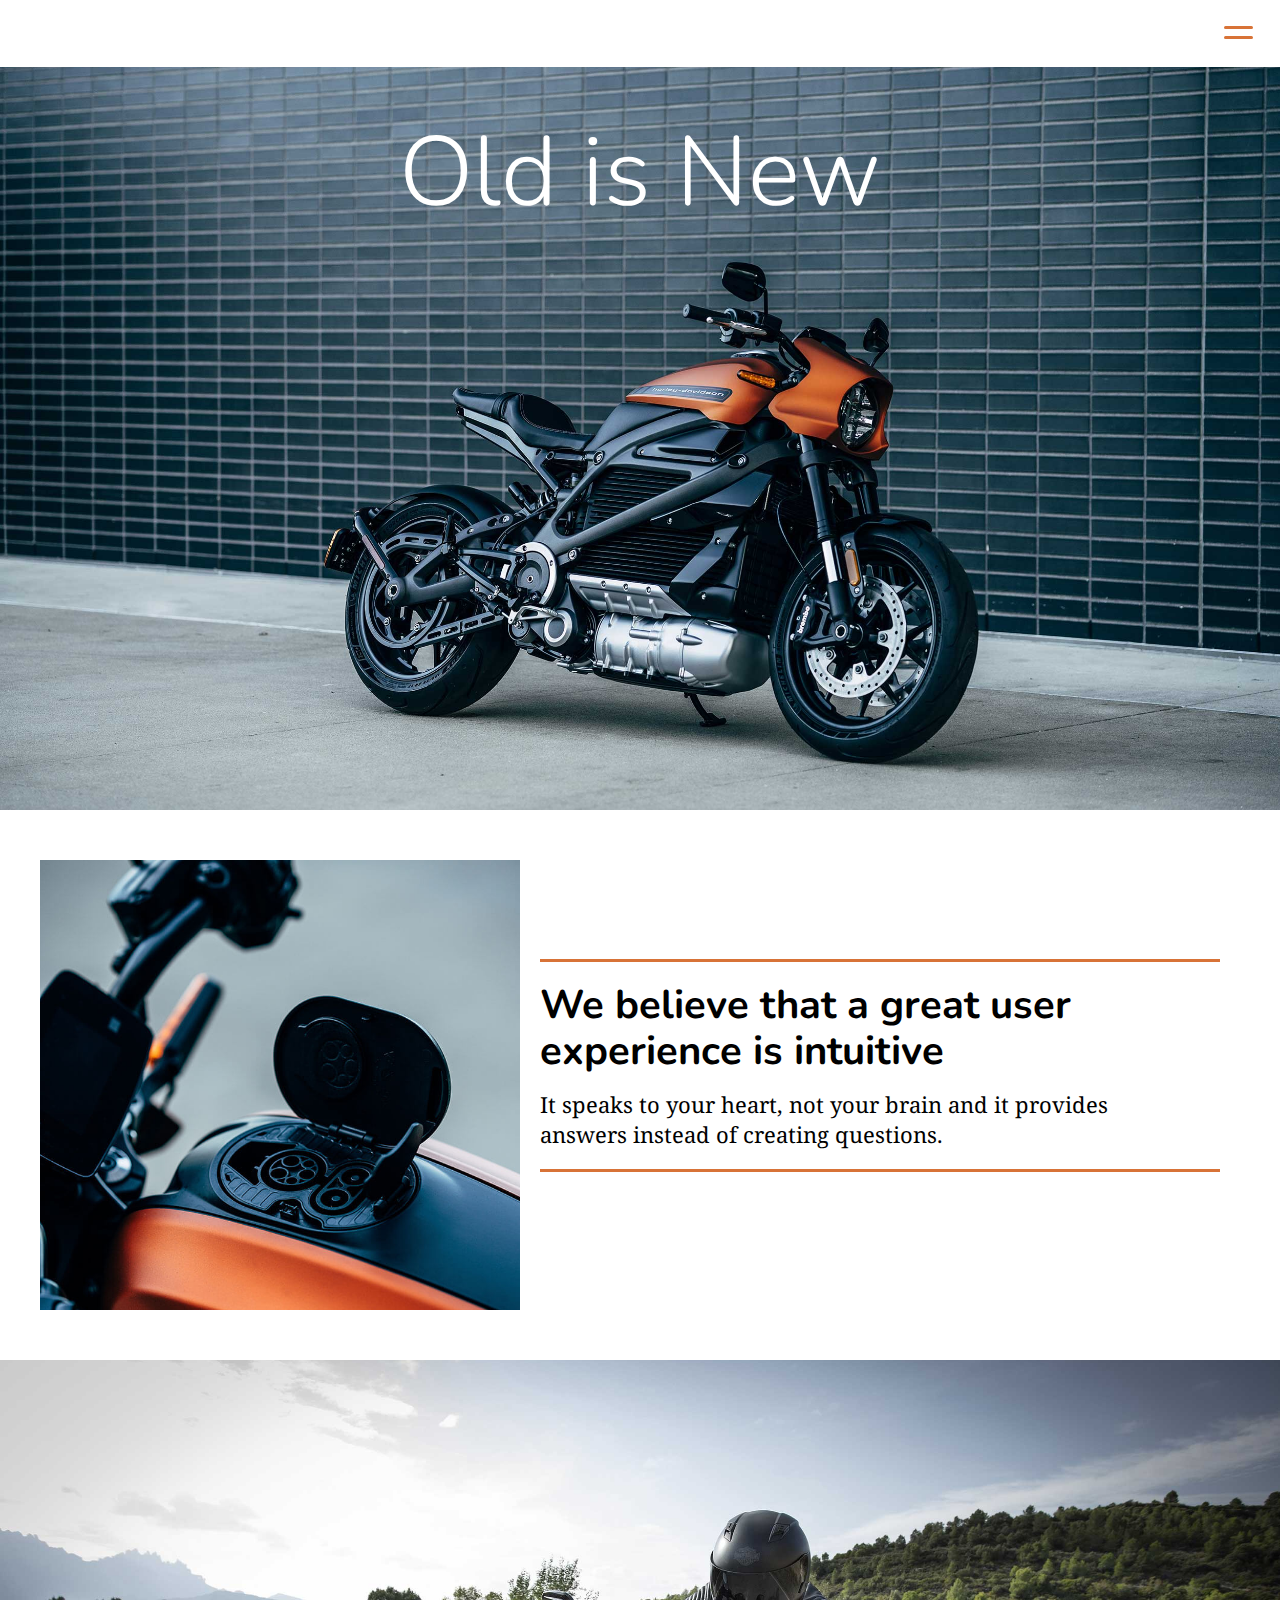
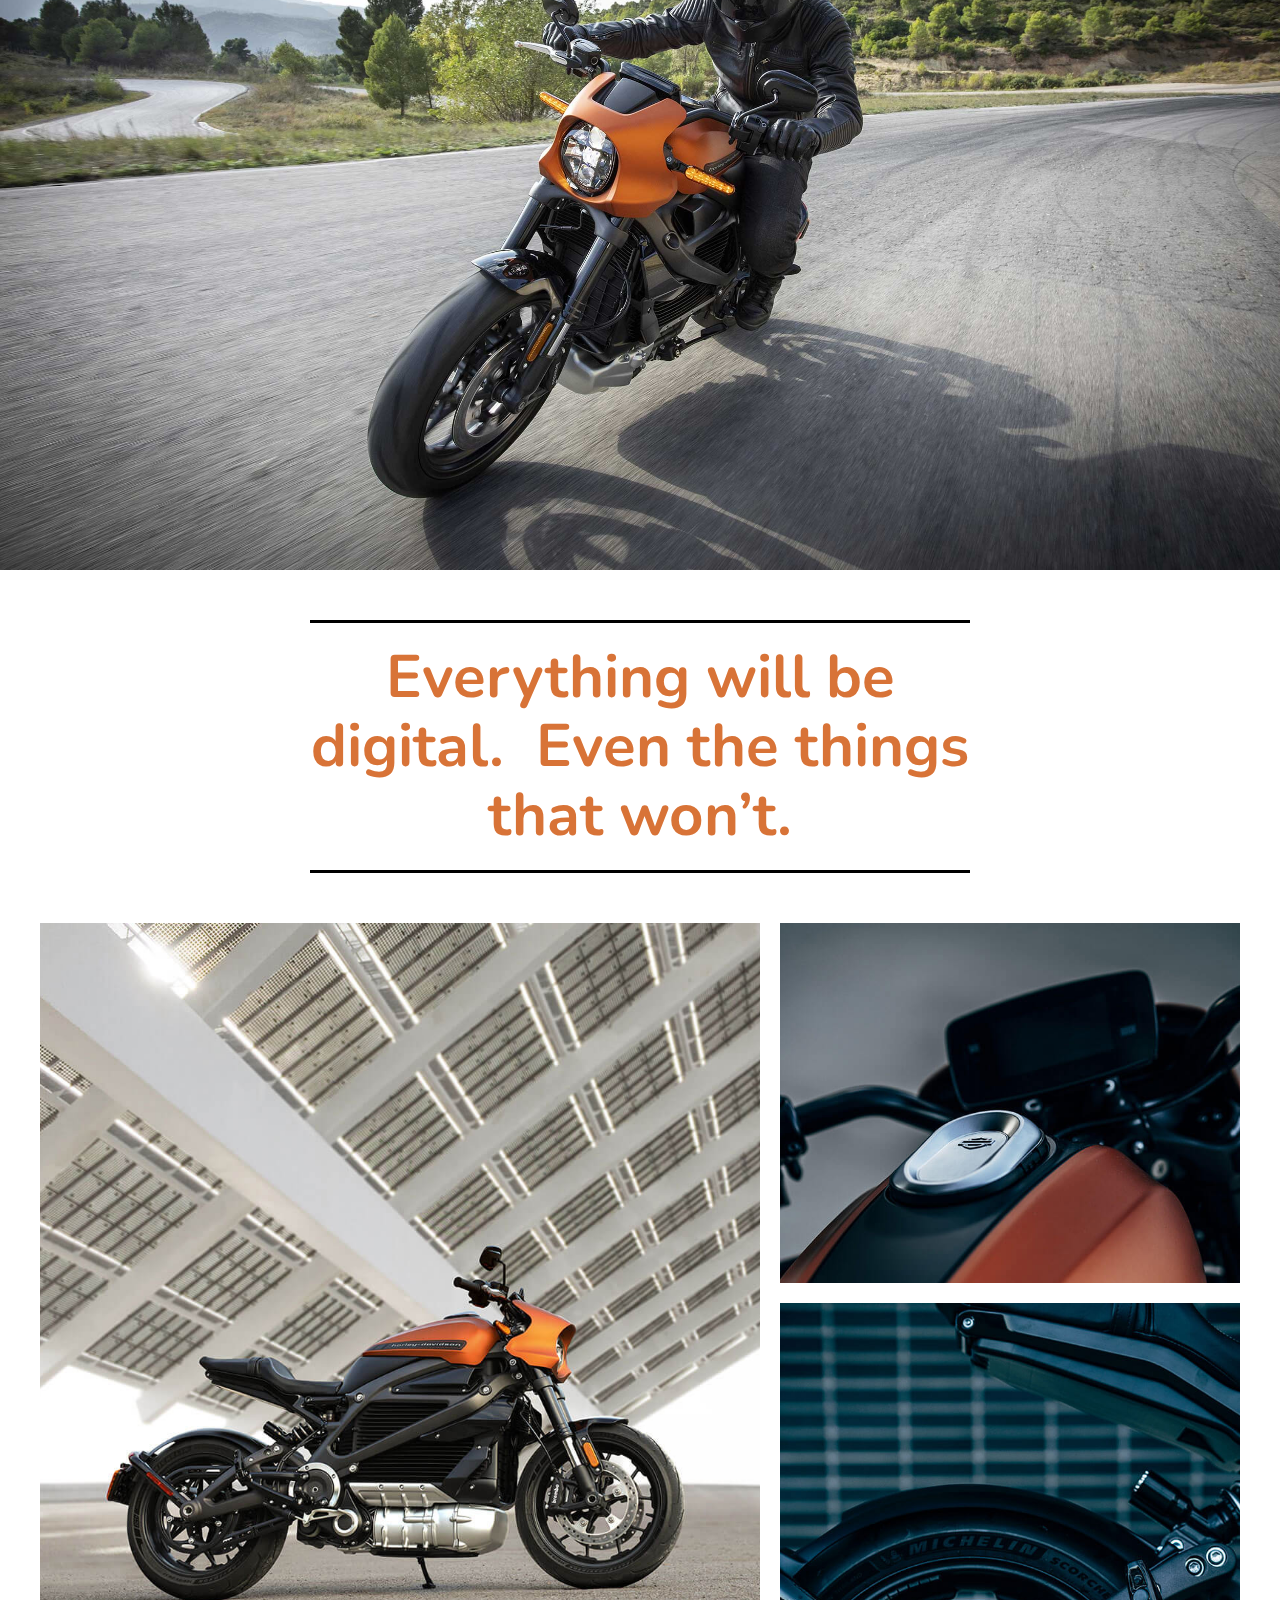
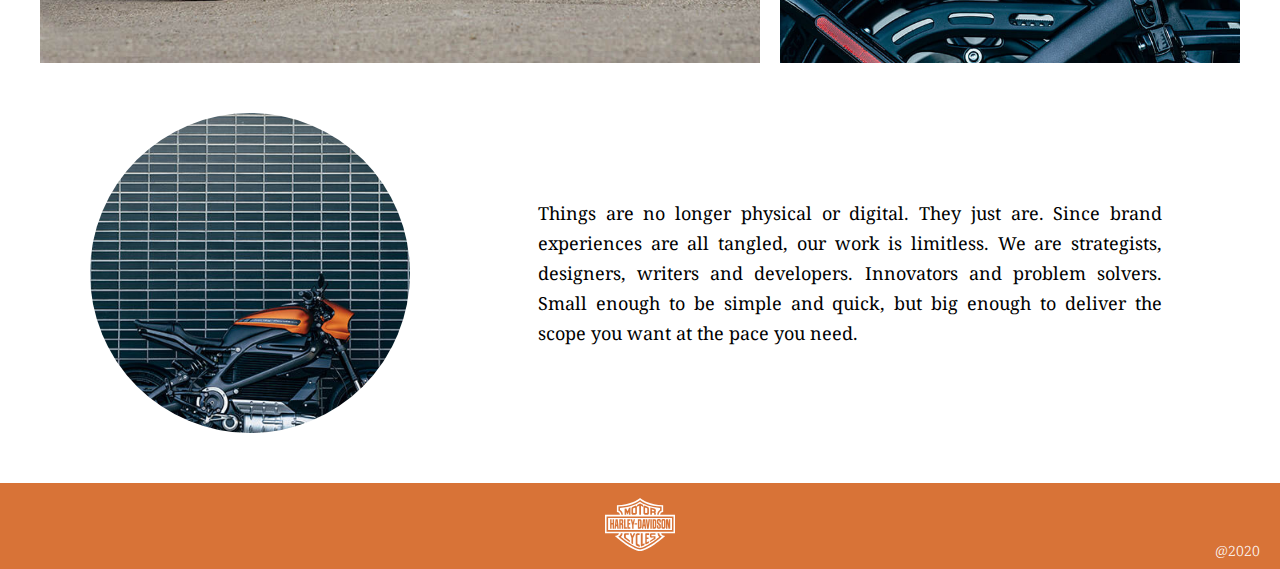
<file: deploy/index.html>
<!DOCTYPE html>
<html lang="en">

<head>
    <meta charset="UTF-8">
    <meta name="viewport" content="width=device-width, initial-scale=1.0">
    <meta http-equiv="X-UA-Compatible" content="ie=edge">
    <!-- Font Awesome -->

    <!-- Google Fonts -->
    <link href="https://fonts.googleapis.com/css?family=Noto+Serif:400,700|Nunito:300,600&display=swap" rel="stylesheet">

    <link rel="stylesheet" href="css/styles.css">
    <title>Web 3 Template</title>
</head>

<body>
    <header>
        <div>
            <section id="burger-container">
                <svg xmlns="http://www.w3.org/2000/svg" viewBox="0 0 44 44">
                    <g id="Page-1" stroke="none" stroke-width="1" fill="none" fill-rule="evenodd">
                        <g id="burger-board" transform="translate(-31 -15)" stroke="#D87337" stroke-width="3">
                            <g id="burger" transform="translate(31 15)">
                                <circle id="outline" cx="22" cy="22" r="20.5" />
                                <g id="lines" transform="translate(9 17)" stroke-linecap="round">
                                    <path id="top-line" class="burger-lines" d="M.5.5h26" />
                                    <path id="bottom-line" d="M.5 10.5h26" class="burger-lines" />
                                </g>
                            </g>
                        </g>
                    </g>
                </svg>
            </section>
        </div>
    </header>
    

    <nav>
        <ul>
            <li><a href="#">About</a></li>
            <li><a href="#">Portfolio</a></li>
            <li><a href="#">gallery</a></li>
            <li><a href="#">Contact</a></li>
        </ul>
    </nav>
    

    <div id="nav-bg"></div>
    

    <section id="hero">
        <div>
            <h1>Old is New</h1>
        </div>
    </section>
    

    <section id="believe" class="section-content">
        <div>
            <section>
                <div>
                    <article>
                        <h1>We believe that a great user experience is intuitive</h1>
                        <p>It speaks to your heart, not your brain and it provides answers instead of creating questions.</p>
                    </article>
                </div>
            </section>
    
            <aside></aside>
        </div>
    </section>
    

    <section id="hero-2"></section>
    

    <section id="everything" class="section-content">
        <div>
            <h1>Everything will be digital.  Even the things that won’t.</h1>
        </div>
    </section>
    

    <section id="gallery">
        <ul>
            <li></li>
            <li></li>
            <li></li>
        </ul>
    </section>
    

    <section id="circle" class="section-content">
        <div>
            <aside><div></div></aside>
            <article>
                <div>
                    <p>Things are no longer physical or digital. They just are. Since brand experiences are all tangled, our work is limitless. We are strategists, designers, writers and developers. Innovators and problem solvers. Small enough to be simple and quick, but big enough to deliver the scope you want at the pace you need.</p>
                </div>
            </article>
        </div>
    </section>
    

    <footer>
        <img src="img/footer/logo.svg" alt="Harley Davidson logo">
        <h4>@2020</h4>
    </footer>
    

    <!-- jQuery -->
    <script src="https://ajax.googleapis.com/ajax/libs/jquery/3.4.1/jquery.min.js"></script>
    <!-- Greensock -->
    <script src="https://cdnjs.cloudflare.com/ajax/libs/gsap/3.0.4/gsap.min.js"></script>
    <script src="js/DrawSVGPlugin.min.js"></script>

    <script src="js/scripts-min.js"></script>
</body>

</html>
</file>
<file: deploy/css/styles.css>
/* =============
    Mixins
============= */
/* ---------------- Font Sizing ---------------- */
html {
  font-size: 100%; }

/* ---------------- Media Queries ---------------- */
/* =============
    Variables
============= */
/*! normalize.css v8.0.0 | MIT License | github.com/necolas/normalize.css */
/* Document
   ========================================================================== */
/**
 * 1. Correct the line height in all browsers.
 * 2. Prevent adjustments of font size after orientation changes in iOS.
 */
html {
  line-height: 1.15;
  /* 1 */
  -webkit-text-size-adjust: 100%;
  /* 2 */ }

/* Sections
   ========================================================================== */
/**
 * Remove the margin in all browsers.
 */
body {
  margin: 0; }

/**
 * Correct the font size and margin on `h1` elements within `section` and
 * `article` contexts in Chrome, Firefox, and Safari.
 */
h1 {
  font-size: 2em;
  margin: 0.67em 0; }

/* Grouping content
   ========================================================================== */
/**
 * 1. Add the correct box sizing in Firefox.
 * 2. Show the overflow in Edge and IE.
 */
hr {
  box-sizing: content-box;
  /* 1 */
  height: 0;
  /* 1 */
  overflow: visible;
  /* 2 */ }

/**
 * 1. Correct the inheritance and scaling of font size in all browsers.
 * 2. Correct the odd `em` font sizing in all browsers.
 */
pre {
  font-family: monospace, monospace;
  /* 1 */
  font-size: 1em;
  /* 2 */ }

/* Text-level semantics
   ========================================================================== */
/**
 * Remove the gray background on active links in IE 10.
 */
a {
  background-color: transparent; }

/**
 * 1. Remove the bottom border in Chrome 57-
 * 2. Add the correct text decoration in Chrome, Edge, IE, Opera, and Safari.
 */
abbr[title] {
  border-bottom: none;
  /* 1 */
  text-decoration: underline;
  /* 2 */
  text-decoration: underline dotted;
  /* 2 */ }

/**
 * Add the correct font weight in Chrome, Edge, and Safari.
 */
b,
strong {
  font-weight: bolder; }

/**
 * 1. Correct the inheritance and scaling of font size in all browsers.
 * 2. Correct the odd `em` font sizing in all browsers.
 */
code,
kbd,
samp {
  font-family: monospace, monospace;
  /* 1 */
  font-size: 1em;
  /* 2 */ }

/**
 * Add the correct font size in all browsers.
 */
small {
  font-size: 80%; }

/**
 * Prevent `sub` and `sup` elements from affecting the line height in
 * all browsers.
 */
sub,
sup {
  font-size: 75%;
  line-height: 0;
  position: relative;
  vertical-align: baseline; }

sub {
  bottom: -0.25em; }

sup {
  top: -0.5em; }

/* Embedded content
   ========================================================================== */
/**
 * Remove the border on images inside links in IE 10.
 */
img {
  border-style: none; }

/* Forms
   ========================================================================== */
/**
 * 1. Change the font styles in all browsers.
 * 2. Remove the margin in Firefox and Safari.
 */
button,
input,
optgroup,
select,
textarea {
  font-family: inherit;
  /* 1 */
  font-size: 100%;
  /* 1 */
  line-height: 1.15;
  /* 1 */
  margin: 0;
  /* 2 */ }

/**
 * Show the overflow in IE.
 * 1. Show the overflow in Edge.
 */
button,
input {
  /* 1 */
  overflow: visible; }

/**
 * Remove the inheritance of text transform in Edge, Firefox, and IE.
 * 1. Remove the inheritance of text transform in Firefox.
 */
button,
select {
  /* 1 */
  text-transform: none; }

/**
 * Correct the inability to style clickable types in iOS and Safari.
 */
button,
[type="button"],
[type="reset"],
[type="submit"] {
  -webkit-appearance: button; }

/**
 * Remove the inner border and padding in Firefox.
 */
button::-moz-focus-inner,
[type="button"]::-moz-focus-inner,
[type="reset"]::-moz-focus-inner,
[type="submit"]::-moz-focus-inner {
  border-style: none;
  padding: 0; }

/**
 * Restore the focus styles unset by the previous rule.
 */
button:-moz-focusring,
[type="button"]:-moz-focusring,
[type="reset"]:-moz-focusring,
[type="submit"]:-moz-focusring {
  outline: 1px dotted ButtonText; }

/**
 * Correct the padding in Firefox.
 */
fieldset {
  padding: 0.35em 0.75em 0.625em; }

/**
 * 1. Correct the text wrapping in Edge and IE.
 * 2. Correct the color inheritance from `fieldset` elements in IE.
 * 3. Remove the padding so developers are not caught out when they zero out
 *    `fieldset` elements in all browsers.
 */
legend {
  box-sizing: border-box;
  /* 1 */
  color: inherit;
  /* 2 */
  display: table;
  /* 1 */
  max-width: 100%;
  /* 1 */
  padding: 0;
  /* 3 */
  white-space: normal;
  /* 1 */ }

/**
 * Add the correct vertical alignment in Chrome, Firefox, and Opera.
 */
progress {
  vertical-align: baseline; }

/**
 * Remove the default vertical scrollbar in IE 10+.
 */
textarea {
  overflow: auto; }

/**
 * 1. Add the correct box sizing in IE 10.
 * 2. Remove the padding in IE 10.
 */
[type="checkbox"],
[type="radio"] {
  box-sizing: border-box;
  /* 1 */
  padding: 0;
  /* 2 */ }

/**
 * Correct the cursor style of increment and decrement buttons in Chrome.
 */
[type="number"]::-webkit-inner-spin-button,
[type="number"]::-webkit-outer-spin-button {
  height: auto; }

/**
 * 1. Correct the odd appearance in Chrome and Safari.
 * 2. Correct the outline style in Safari.
 */
[type="search"] {
  -webkit-appearance: textfield;
  /* 1 */
  outline-offset: -2px;
  /* 2 */ }

/**
 * Remove the inner padding in Chrome and Safari on macOS.
 */
[type="search"]::-webkit-search-decoration {
  -webkit-appearance: none; }

/**
 * 1. Correct the inability to style clickable types in iOS and Safari.
 * 2. Change font properties to `inherit` in Safari.
 */
::-webkit-file-upload-button {
  -webkit-appearance: button;
  /* 1 */
  font: inherit;
  /* 2 */ }

/* Interactive
   ========================================================================== */
/*
 * Add the correct display in Edge, IE 10+, and Firefox.
 */
details {
  display: block; }

/*
 * Add the correct display in all browsers.
 */
summary {
  display: list-item; }

/* Misc
   ========================================================================== */
/**
 * Add the correct display in IE 10+.
 */
template {
  display: none; }

/**
 * Add the correct display in IE 10.
 */
[hidden] {
  display: none; }

/* =============
    Base
============= */
figure {
  margin: 0;
  padding: 0; }

ul {
  margin: 0;
  padding: 0; }
  ul li {
    list-style: none; }

.section-content {
  padding: 40px 0; }
  @media (min-width: 768px) {
    .section-content {
      padding: 50px 0; } }

/* =============
    Typography
============= */
body {
  font-family: 'Noto Serif', serif; }

h1 {
  font-family: 'Nunito', sans-serif; }

h1, h2, h3, h4, h5, p {
  padding: 0;
  margin: 0; }

p {
  line-height: 1.5625rem; }
  @media (min-width: 992px) {
    p {
      line-height: 1.875rem; } }

/* =============
    Buttons
============= */
/* =============
    Forms
============= */
[type='text'], [type='password'], [type='date'], [type='datetime'], [type='datetime-local'], [type='month'], [type='week'], [type='email'], [type='number'], [type='search'], [type='tel'], [type='time'], [type='url'], [type='color'], textarea {
  box-shadow: none; }

[type='text']:focus, [type='password']:focus, [type='date']:focus, [type='datetime']:focus, [type='datetime-local']:focus, [type='month']:focus, [type='week']:focus, [type='email']:focus, [type='number']:focus, [type='search']:focus, [type='tel']:focus, [type='time']:focus, [type='url']:focus, [type='color']:focus, textarea:focus {
  box-shadow: none; }

input[type=text],
input[type=email],
input[type=password],
textarea {
  -webkit-appearance: none; }

/* =============
    Navigation
============= */
nav {
  position: fixed;
  width: 100vw;
  height: 100vh;
  display: flex;
  justify-content: center;
  align-items: center;
  z-index: 17; }
  nav ul li {
    text-align: center;
    margin-bottom: 30px; }
    nav ul li a:link,
    nav ul li a:visited {
      text-decoration: none;
      color: #fff;
      font-size: 2.5rem; }

/* =============
    Nav Background
============= */
#nav-bg {
  position: fixed;
  height: 50px;
  width: 50px;
  border-radius: 100px;
  background-color: #D87337;
  z-index: 15;
  top: 10px;
  right: 10px; }

/* =============
    Header
============= */
header {
  position: fixed;
  width: 100%;
  background-color: #fff;
  display: grid;
  grid-template-columns: 20px auto 20px;
  grid-template-areas: ". header .";
  padding: 10px 0;
  z-index: 20; }
  header > div {
    grid-area: header;
    display: flex;
    justify-content: flex-end; }
    header > div #burger-container svg {
      height: 44px;
      cursor: pointer; }

/* =============
    Footer
============= */
footer {
  background-color: #D87337;
  padding: 15px;
  position: relative; }
  @media (min-width: 768px) {
    footer {
      text-align: center; } }
  footer h4 {
    bottom: 10px;
    color: #fff;
    font-size: 0.875rem;
    font-weight: 300;
    position: absolute;
    right: 20px; }

/* =============
    Heroes
============= */
#hero {
  background-image: url("../img/heroes/hero.jpg");
  background-size: cover;
  background-position: center;
  height: 70vh;
  display: flex;
  justify-content: center; }
  @media (min-width: 768px) {
    #hero {
      height: 80vh; } }
  @media (min-width: 992px) {
    #hero {
      height: 90vh; } }
  #hero div h1 {
    margin-top: 10vh;
    font-weight: 300;
    font-size: 2.75rem;
    color: #fff; }
    @media (min-width: 768px) {
      #hero div h1 {
        margin-top: 11vh;
        font-size: 3.5rem; } }
    @media (min-width: 992px) {
      #hero div h1 {
        font-size: 4.25rem; } }
    @media (min-width: 1200px) {
      #hero div h1 {
        margin-top: 13vh;
        font-size: 6.125rem; } }

#hero-2 {
  background-image: url("../img/heroes/hero-2.jpg");
  background-size: cover;
  background-position: center;
  height: 70vh; }
  @media (min-width: 768px) {
    #hero-2 {
      height: 80vh; } }
  @media (min-width: 992px) {
    #hero-2 {
      height: 90vh; } }

/* =============
    Believe
============= */
@media (min-width: 1200px) {
  #believe {
    display: grid;
    grid-template-areas: ". section-grid .";
    grid-template-columns: auto 1200px auto; } }

@media (min-width: 768px) {
  #believe > div {
    display: grid;
    grid-template-areas: "believe-img believe-text";
    grid-template-columns: 40% auto; } }

@media (min-width: 1200px) {
  #believe > div {
    grid-area: section-grid; } }

#believe > div section {
  display: grid;
  grid-template-areas: ". believe .";
  grid-template-columns: 20px auto 20px;
  margin-bottom: 40px; }
  @media (min-width: 768px) {
    #believe > div section {
      grid-area: believe-text; } }
  #believe > div section div {
    align-items: center;
    display: flex;
    grid-area: believe;
    text-align: center; }
    @media (min-width: 768px) {
      #believe > div section div {
        text-align: left; } }
    #believe > div section div article {
      border-bottom: 3px solid #D87337;
      border-top: 3px solid #D87337;
      padding: 20px 0; }
      #believe > div section div article h1 {
        font-size: 1.75rem;
        margin-bottom: 15px; }
        @media (min-width: 768px) {
          #believe > div section div article h1 {
            font-size: 1.875rem; } }
        @media (min-width: 992px) {
          #believe > div section div article h1 {
            font-size: 2.25rem; } }
        @media (min-width: 1200px) {
          #believe > div section div article h1 {
            font-size: 2.5rem; } }
      #believe > div section div article p {
        font-size: 1rem; }
        @media (min-width: 992px) {
          #believe > div section div article p {
            font-size: 1.25rem; } }
        @media (min-width: 1200px) {
          #believe > div section div article p {
            font-size: 1.375rem;
            padding-right: 50px; } }

#believe > div aside {
  background-image: url("../img/believe/believe.jpg");
  background-size: cover;
  height: 80vh; }
  @media (min-width: 768px) {
    #believe > div aside {
      grid-area: believe-img;
      height: 50vh; } }

/* =============
    Everything
============= */
#everything {
  display: grid;
  grid-template-areas: ". everything .";
  grid-template-columns: 20px auto 20px; }
  @media (min-width: 768px) {
    #everything {
      grid-template-columns: auto 65% auto; } }
  @media (min-width: 992px) {
    #everything {
      grid-template-columns: auto 50% auto; } }
  @media (min-width: 1200px) {
    #everything {
      grid-template-columns: auto 1200px auto; } }
  #everything > div {
    border-bottom: 3px solid #000;
    border-top: 3px solid #000;
    grid-area: everything;
    padding: 20px 0;
    text-align: center; }
    @media (min-width: 1200px) {
      #everything > div {
        margin: 0 auto;
        width: 55%; } }
    #everything > div h1 {
      color: #D87337;
      font-size: 1.6875rem; }
      @media (min-width: 768px) {
        #everything > div h1 {
          font-size: 2.5rem; } }
      @media (min-width: 1200px) {
        #everything > div h1 {
          font-size: 3.75rem; } }

/* =============
    Gallery
============= */
@media (min-width: 1200px) {
  #gallery {
    display: grid;
    grid-template-columns: auto 1200px auto;
    grid-template-areas: ". gallery ."; } }

#gallery ul {
  display: grid;
  grid-template-columns: repeat(1, 1fr);
  grid-template-rows: repeat(3, 50vh);
  grid-gap: 20px; }
  @media (min-width: 768px) {
    #gallery ul {
      grid-template-columns: repeat(2, 1fr);
      grid-template-rows: repeat(2, 50vh);
      grid-template-areas: "gallery-1 gallery-1" "gallery-2 gallery-3"; } }
  @media (min-width: 1200px) {
    #gallery ul {
      grid-area: gallery;
      grid-template-columns: 60% auto;
      grid-template-rows: repeat(2, 40vh);
      grid-template-areas: "gallery-1 gallery-2" "gallery-1 gallery-3"; } }
  #gallery ul li {
    background-size: cover; }
    @media (min-width: 768px) {
      #gallery ul li {
        margin: 0; } }
  #gallery ul li:nth-child(1) {
    background-image: url("../img/gallery/gallery-1.jpg");
    background-position: center; }
    @media (min-width: 768px) {
      #gallery ul li:nth-child(1) {
        grid-area: gallery-1; } }
  #gallery ul li:nth-child(2) {
    background-image: url("../img/gallery/gallery-2.jpg"); }
    @media (min-width: 768px) {
      #gallery ul li:nth-child(2) {
        grid-area: gallery-2; } }
  #gallery ul li:nth-child(3) {
    background-image: url("../img/gallery/gallery-3.jpg"); }
    @media (min-width: 768px) {
      #gallery ul li:nth-child(3) {
        grid-area: gallery-3; } }

/* =============
    Circle
============= */
#circle {
  display: grid;
  grid-template-columns: 20px auto 20px;
  grid-template-areas: ". circle ."; }
  @media (min-width: 1200px) {
    #circle {
      grid-template-columns: auto 1200px auto; } }
  #circle > div {
    grid-area: circle; }
    @media (min-width: 992px) {
      #circle > div {
        display: grid;
        grid-template-columns: 35% auto; } }
    #circle > div aside div {
      height: 300px;
      width: 300px;
      border-radius: 100%;
      margin: 0 auto 40px;
      background-image: url("../img/circle/circle.jpg");
      background-size: cover;
      background-position: center bottom; }
      @media (min-width: 768px) {
        #circle > div aside div {
          height: 320px;
          width: 320px; } }
      @media (min-width: 992px) {
        #circle > div aside div {
          margin: 0 auto 0px; } }
    @media (min-width: 768px) {
      #circle > div article {
        display: grid;
        grid-template-columns: auto 80% auto;
        grid-template-areas: ". circle-info .";
        margin-top: 0px; } }
    @media (min-width: 768px) {
      #circle > div article div {
        grid-area: circle-info;
        display: flex;
        align-items: center; } }
    #circle > div article p {
      font-size: 1.125rem;
      text-align: justify; }
</file>
